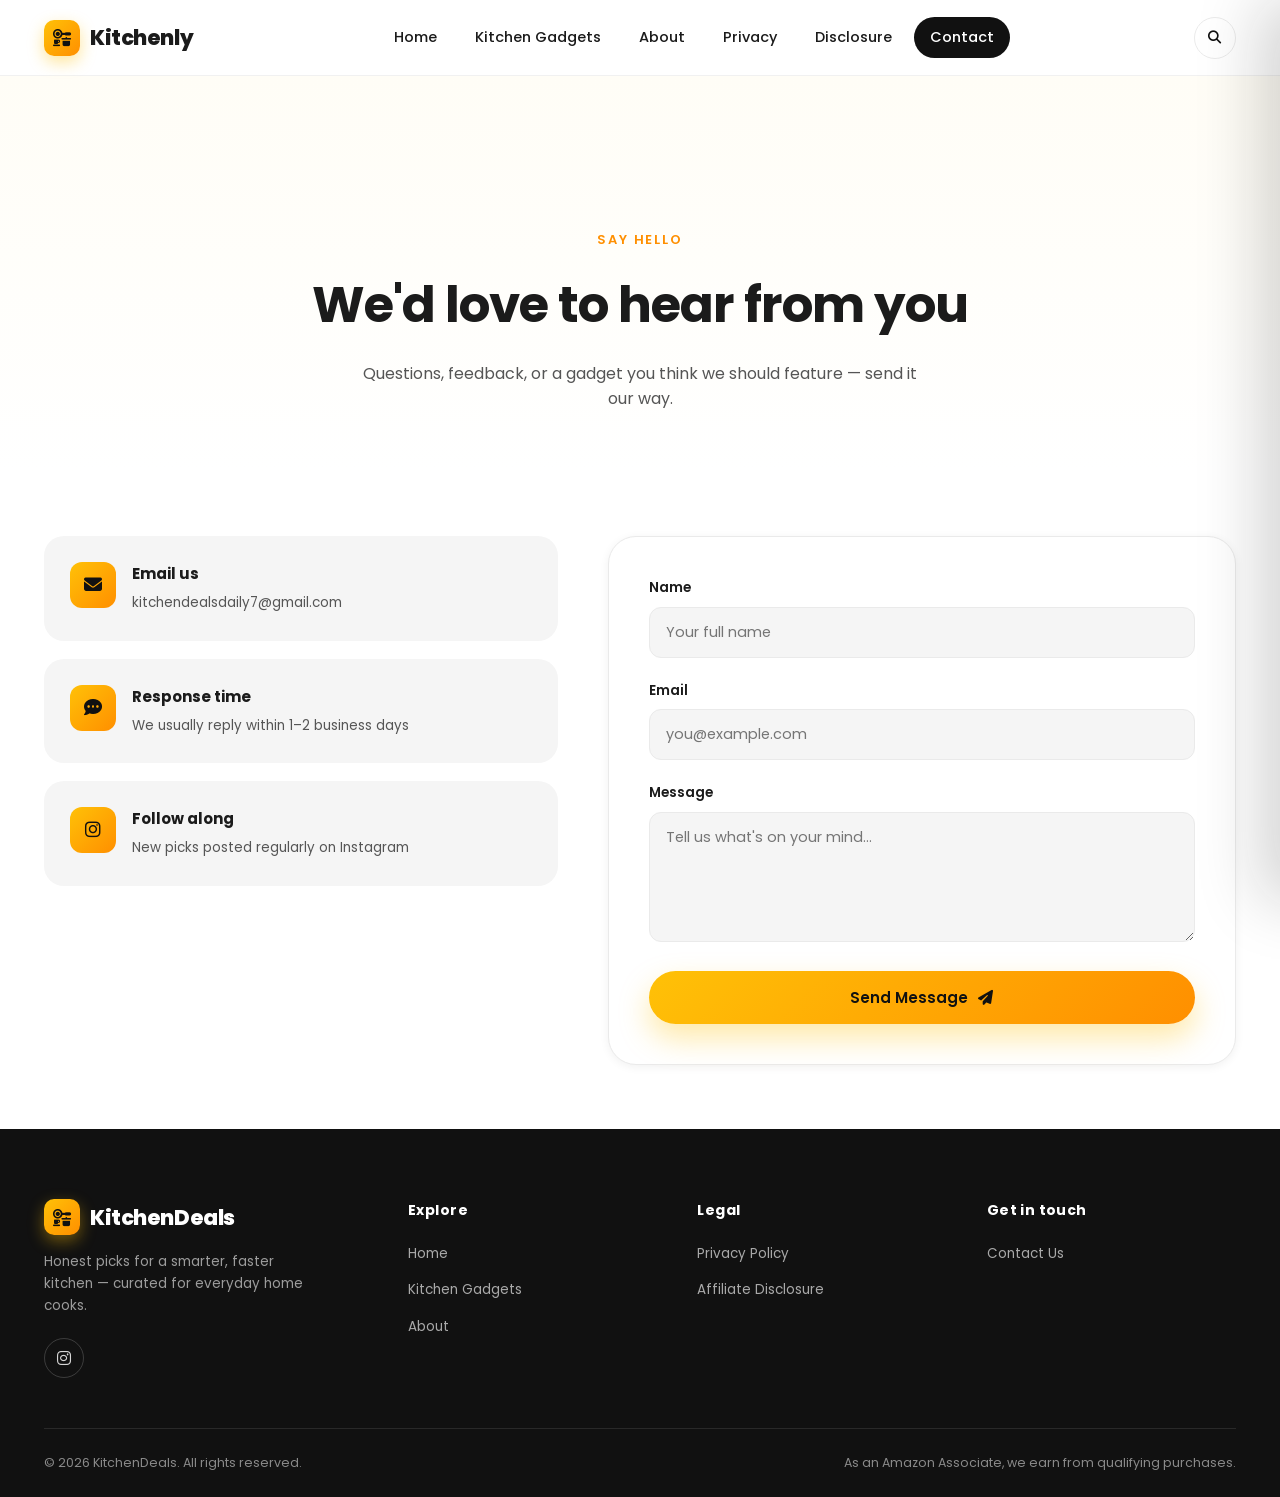
<file: contact.html>
<!DOCTYPE html>
<html lang="en">
<head>
<meta charset="UTF-8">
<meta name="viewport" content="width=device-width, initial-scale=1.0">
<title>Contact — Kitchenly</title>
<meta name="description" content="Get in touch with the Kitchenly team — questions, feedback, or product suggestions welcome.">
<link rel="icon" href="data:image/svg+xml,<svg xmlns=%22http://www.w3.org/2000/svg%22 viewBox=%220 0 100 100%22><text y=%22.9em%22 font-size=%2290%22>🍳</text></svg>">
<link rel="preconnect" href="https://fonts.googleapis.com">
<link rel="preconnect" href="https://fonts.gstatic.com" crossorigin>
<link href="https://fonts.googleapis.com/css2?family=Poppins:wght@300;400;500;600;700;800&display=swap" rel="stylesheet">
<link rel="stylesheet" href="https://cdnjs.cloudflare.com/ajax/libs/font-awesome/6.5.1/css/all.min.css">
<link rel="stylesheet" href="style.css">
</head>
<body>

<header class="navbar" id="navbar">
  <div class="nav-inner">
    <a href="index.html" class="logo"><span class="logo-mark"><i class="fa-solid fa-kitchen-set"></i></span>Kitchenly</a>
    <nav class="nav-links" aria-label="Primary">
      <a href="index.html">Home</a>
      <a href="kitchen-gadgets.html">Kitchen Gadgets</a>
      <a href="about.html">About</a>
      <a href="privacy.html">Privacy</a>
      <a href="disclosure.html">Disclosure</a>
      <a href="contact.html" class="active">Contact</a>
    </nav>
    <div class="nav-actions">
      <button class="icon-btn search-trigger" aria-label="Search products"><i class="fa-solid fa-magnifying-glass"></i></button>
      <button class="hamburger" aria-label="Open menu" aria-expanded="false"><span></span></button>
    </div>
  </div>
</header>

<div class="menu-overlay"></div>
<div class="mobile-menu">
  <button class="mobile-menu-close" aria-label="Close menu"><i class="fa-solid fa-xmark"></i></button>
  <a href="index.html">Home</a>
  <a href="kitchen-gadgets.html">Kitchen Gadgets</a>
  <a href="about.html">About</a>
  <a href="privacy.html">Privacy</a>
  <a href="disclosure.html">Disclosure</a>
  <a href="contact.html">Contact</a>
</div>

<div class="search-overlay" role="dialog" aria-label="Search">
  <div class="search-overlay-box">
    <input type="text" placeholder="Search for choppers, peelers, presses…" aria-label="Search products">
  </div>
</div>

<main>
  <section class="page-hero">
    <div class="container">
      <span class="eyebrow">Say hello</span>
      <h1>We'd love to hear from you</h1>
      <p>Questions, feedback, or a gadget you think we should feature — send it our way.</p>
    </div>
  </section>

  <section class="section-tight">
    <div class="container contact-grid">
      <div class="contact-info fade-left">
        <div class="contact-info-card">
          <i class="fa-solid fa-envelope"></i>
          <div><strong>Email us</strong><span>kitchendealsdaily7@gmail.com</span></div>
        </div>
        <div class="contact-info-card">
          <i class="fa-solid fa-comment-dots"></i>
          <div><strong>Response time</strong><span>We usually reply within 1–2 business days</span></div>
        </div>
        <div class="contact-info-card">
          <i class="fa-brands fa-instagram"></i>
          <div><strong>Follow along</strong><span>New picks posted regularly on Instagram</span></div>
        </div>
      </div>

   <form class="contact-form fade-right"
      id="contactForm"
      action="send.php"
      method="POST">

    <div class="form-group">
        <label for="name">Name</label>
        <input type="text"
               id="name"
               name="name"
               placeholder="Your full name"
               required>
    </div>

    <div class="form-group">
        <label for="email">Email</label>
        <input type="email"
               id="email"
               name="email"
               placeholder="you@example.com"
               required>
    </div>

    <div class="form-group">
        <label for="message">Message</label>
        <textarea id="message"
                  name="message"
                  placeholder="Tell us what's on your mind…"
                  required></textarea>
    </div>

    <button type="submit" class="btn btn-primary" style="width:100%;">
        Send Message <i class="fa-solid fa-paper-plane"></i>
    </button>

    <div class="form-success" id="formSuccess"></div>

</form>
    </div>
  </section>
</main>

<footer class="site-footer">
  <div class="container">
    <div class="footer-grid">
      <div class="footer-brand">
        <a href="index.html" class="logo"><span class="logo-mark"><i class="fa-solid fa-kitchen-set"></i></span>KitchenDeals</a>
        <p>Honest picks for a smarter, faster kitchen — curated for everyday home cooks.</p>
        <div class="footer-social">
          <a href="https://www.instagram.com/kitchendealsdaily7/" aria-label="Instagram"><i class="fa-brands fa-instagram"></i></a>
        </div>
      </div>
      <div class="footer-col">
        <h4>Explore</h4>
        <ul>
          <li><a href="index.html">Home</a></li>
          <li><a href="kitchen-gadgets.html">Kitchen Gadgets</a></li>
          <li><a href="about.html">About</a></li>
        </ul>
      </div>
      <div class="footer-col">
        <h4>Legal</h4>
        <ul>
          <li><a href="privacy.html">Privacy Policy</a></li>
          <li><a href="disclosure.html">Affiliate Disclosure</a></li>
        </ul>
      </div>
      <div class="footer-col">
        <h4>Get in touch</h4>
        <ul>
          <li><a href="contact.html">Contact Us</a></li>
        </ul>
      </div>
    </div>
    <div class="footer-bottom">
      <span>© 2026 KitchenDeals. All rights reserved.</span>
      <span>As an Amazon Associate, we earn from qualifying purchases.</span>
    </div>
  </div>
</footer>

<button class="back-to-top" aria-label="Back to top"><i class="fa-solid fa-arrow-up"></i></button>

<script src="script.js"></script>
</body>
</html>
</file>
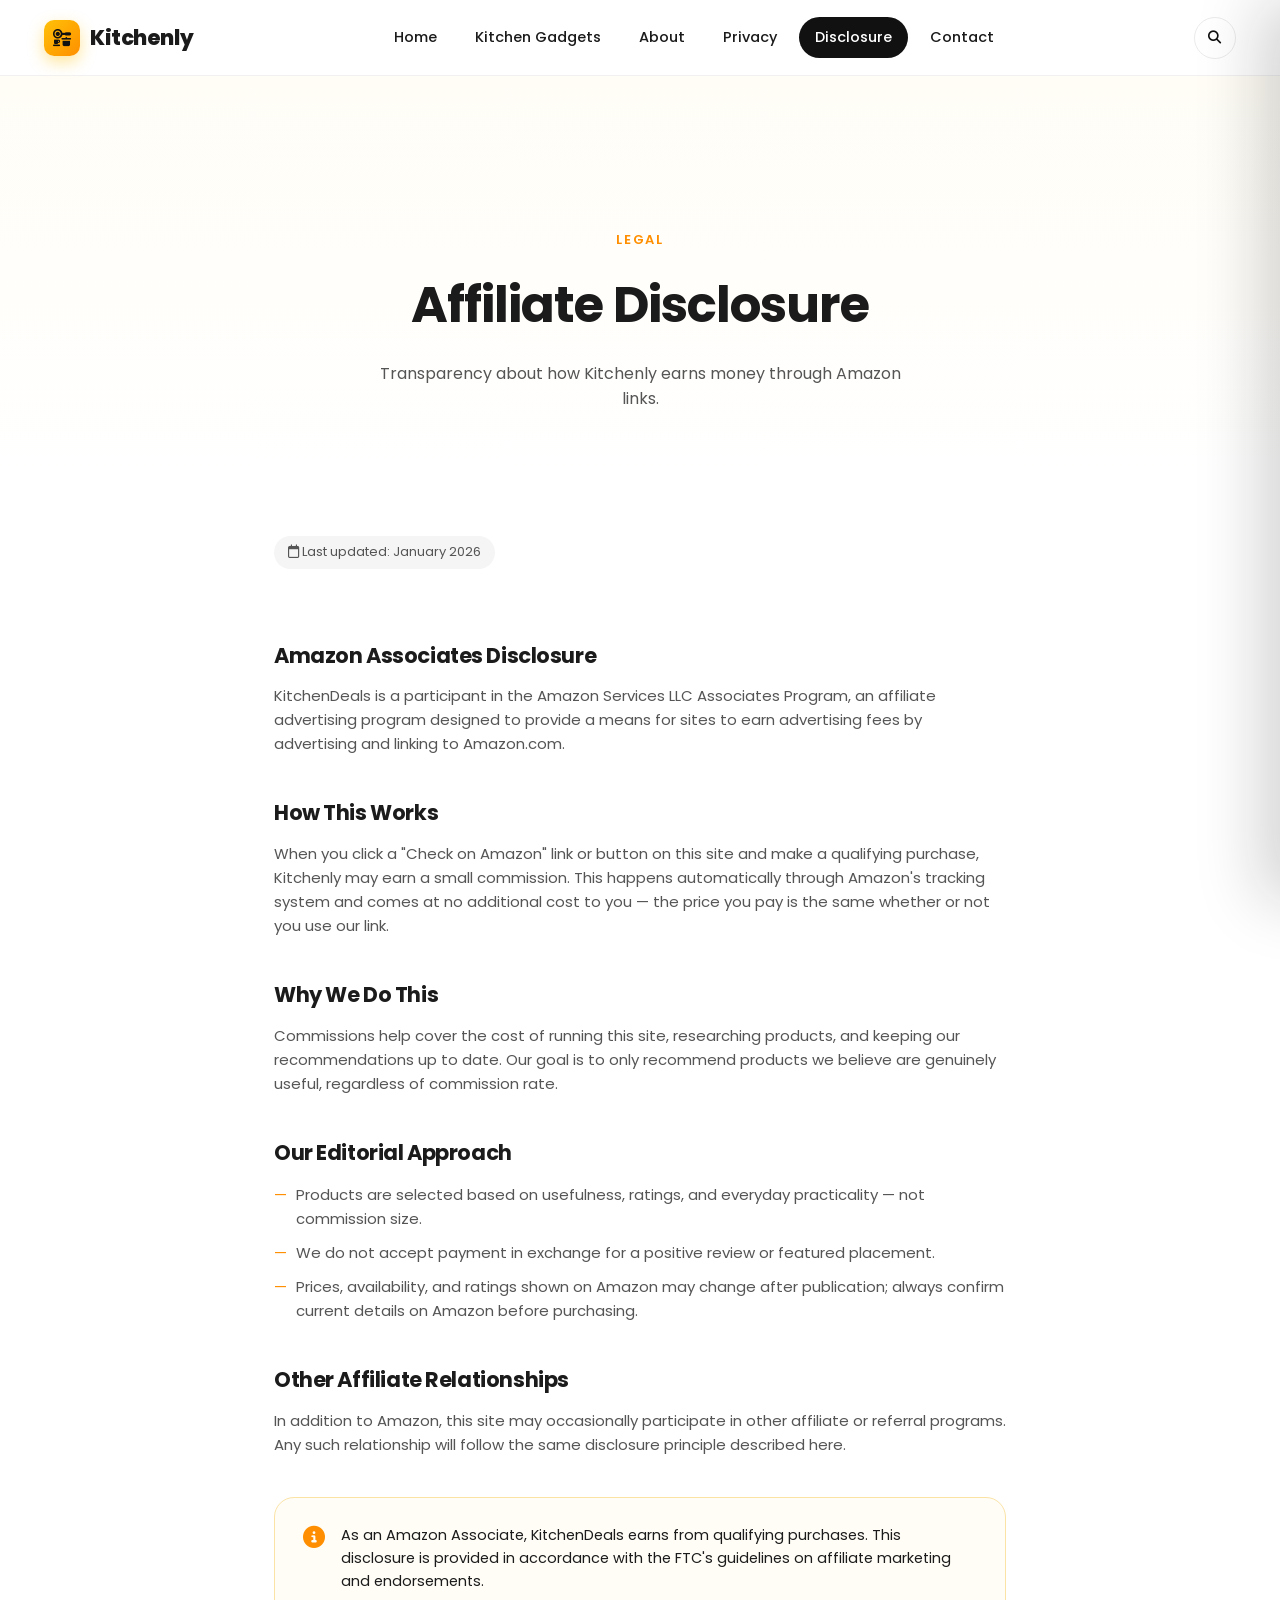
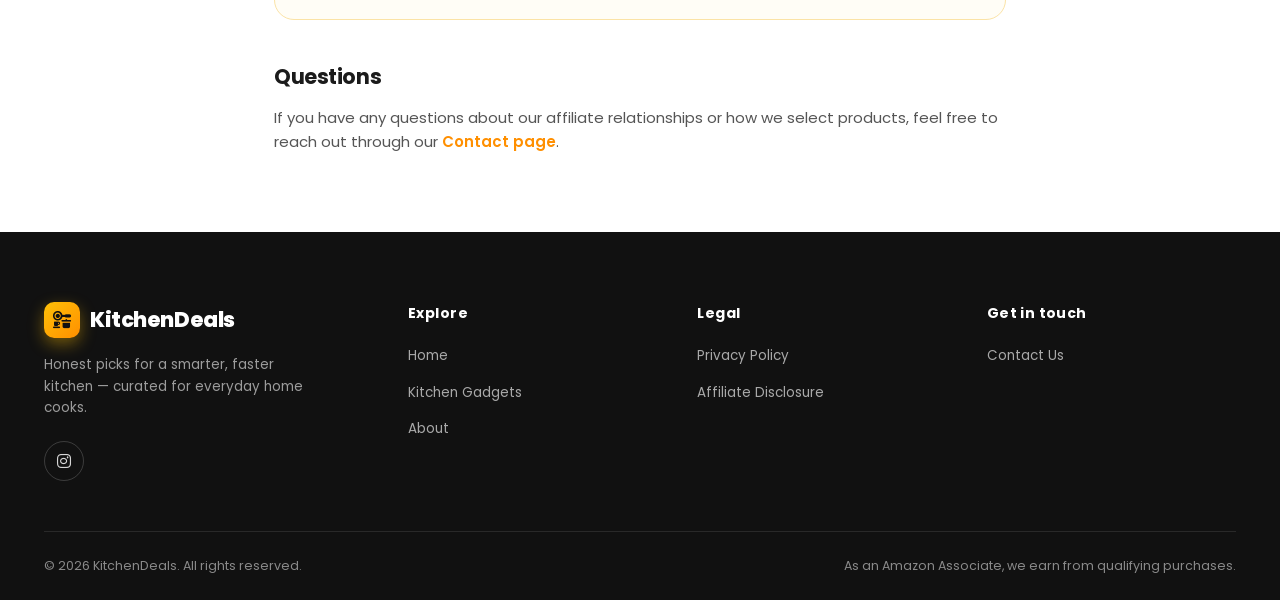
<file: disclosure.html>
<!DOCTYPE html>
<html lang="en">
<head>
<meta charset="UTF-8">
<meta name="viewport" content="width=device-width, initial-scale=1.0">
<title>Affiliate Disclosure — Kitchenly</title>
<meta name="description" content="Kitchenly is a participant in the Amazon Associates Program. Learn how affiliate links work on this site.">
<link rel="icon" href="data:image/svg+xml,<svg xmlns=%22http://www.w3.org/2000/svg%22 viewBox=%220 0 100 100%22><text y=%22.9em%22 font-size=%2290%22>🍳</text></svg>">
<link rel="preconnect" href="https://fonts.googleapis.com">
<link rel="preconnect" href="https://fonts.gstatic.com" crossorigin>
<link href="https://fonts.googleapis.com/css2?family=Poppins:wght@300;400;500;600;700;800&display=swap" rel="stylesheet">
<link rel="stylesheet" href="https://cdnjs.cloudflare.com/ajax/libs/font-awesome/6.5.1/css/all.min.css">
<link rel="stylesheet" href="style.css">
</head>
<body>

<header class="navbar" id="navbar">
  <div class="nav-inner">
    <a href="index.html" class="logo"><span class="logo-mark"><i class="fa-solid fa-kitchen-set"></i></span>Kitchenly</a>
    <nav class="nav-links" aria-label="Primary">
      <a href="index.html">Home</a>
      <a href="kitchen-gadgets.html">Kitchen Gadgets</a>
      <a href="about.html">About</a>
      <a href="privacy.html">Privacy</a>
      <a href="disclosure.html" class="active">Disclosure</a>
      <a href="contact.html">Contact</a>
    </nav>
    <div class="nav-actions">
      <button class="icon-btn search-trigger" aria-label="Search products"><i class="fa-solid fa-magnifying-glass"></i></button>
      <button class="hamburger" aria-label="Open menu" aria-expanded="false"><span></span></button>
    </div>
  </div>
</header>

<div class="menu-overlay"></div>
<div class="mobile-menu">
  <button class="mobile-menu-close" aria-label="Close menu"><i class="fa-solid fa-xmark"></i></button>
  <a href="index.html">Home</a>
  <a href="kitchen-gadgets.html">Kitchen Gadgets</a>
  <a href="about.html">About</a>
  <a href="privacy.html">Privacy</a>
  <a href="disclosure.html">Disclosure</a>
  <a href="contact.html">Contact</a>
</div>

<div class="search-overlay" role="dialog" aria-label="Search">
  <div class="search-overlay-box">
    <input type="text" placeholder="Search for choppers, peelers, presses…" aria-label="Search products">
  </div>
</div>

<main>
  <section class="page-hero">
    <div class="container">
      <span class="eyebrow">Legal</span>
      <h1>Affiliate Disclosure</h1>
      <p>Transparency about how Kitchenly earns money through Amazon links.</p>
    </div>
  </section>

  <section class="section-tight">
    <div class="container legal-content">
      <span class="legal-updated"><i class="fa-regular fa-calendar"></i> Last updated: January 2026</span>

      <h2>Amazon Associates Disclosure</h2>
      <p>KitchenDeals is a participant in the Amazon Services LLC Associates Program, an affiliate advertising program designed to provide a means for sites to earn advertising fees by advertising and linking to Amazon.com.</p>

      <h2>How This Works</h2>
      <p>When you click a "Check on Amazon" link or button on this site and make a qualifying purchase, Kitchenly may earn a small commission. This happens automatically through Amazon's tracking system and comes at no additional cost to you — the price you pay is the same whether or not you use our link.</p>

      <h2>Why We Do This</h2>
      <p>Commissions help cover the cost of running this site, researching products, and keeping our recommendations up to date. Our goal is to only recommend products we believe are genuinely useful, regardless of commission rate.</p>

      <h2>Our Editorial Approach</h2>
      <ul>
        <li>Products are selected based on usefulness, ratings, and everyday practicality — not commission size.</li>
        <li>We do not accept payment in exchange for a positive review or featured placement.</li>
        <li>Prices, availability, and ratings shown on Amazon may change after publication; always confirm current details on Amazon before purchasing.</li>
      </ul>

      <h2>Other Affiliate Relationships</h2>
      <p>In addition to Amazon, this site may occasionally participate in other affiliate or referral programs. Any such relationship will follow the same disclosure principle described here.</p>

      <div class="disclosure-callout">
        <i class="fa-solid fa-circle-info"></i>
        <p>As an Amazon Associate, KitchenDeals earns from qualifying purchases. This disclosure is provided in accordance with the FTC's guidelines on affiliate marketing and endorsements.</p>
      </div>

      <h2>Questions</h2>
      <p>If you have any questions about our affiliate relationships or how we select products, feel free to reach out through our <a href="contact.html" style="color:var(--yellow-deep);font-weight:600;">Contact page</a>.</p>
    </div>
  </section>
</main>

<footer class="site-footer">
  <div class="container">
    <div class="footer-grid">
      <div class="footer-brand">
        <a href="index.html" class="logo"><span class="logo-mark"><i class="fa-solid fa-kitchen-set"></i></span>KitchenDeals</a>
        <p>Honest picks for a smarter, faster kitchen — curated for everyday home cooks.</p>
        <div class="footer-social">
          <a href="https://www.instagram.com/kitchendealsdaily7/" aria-label="Instagram"><i class="fa-brands fa-instagram"></i></a>
        </div>
      </div>
      <div class="footer-col">
        <h4>Explore</h4>
        <ul>
          <li><a href="index.html">Home</a></li>
          <li><a href="kitchen-gadgets.html">Kitchen Gadgets</a></li>
          <li><a href="about.html">About</a></li>
        </ul>
      </div>
      <div class="footer-col">
        <h4>Legal</h4>
        <ul>
          <li><a href="privacy.html">Privacy Policy</a></li>
          <li><a href="disclosure.html">Affiliate Disclosure</a></li>
        </ul>
      </div>
      <div class="footer-col">
        <h4>Get in touch</h4>
        <ul>
          <li><a href="contact.html">Contact Us</a></li>
        </ul>
      </div>
    </div>
    <div class="footer-bottom">
      <span>© 2026 KitchenDeals. All rights reserved.</span>
      <span>As an Amazon Associate, we earn from qualifying purchases.</span>
    </div>
  </div>
</footer>

<button class="back-to-top" aria-label="Back to top"><i class="fa-solid fa-arrow-up"></i></button>

<script src="script.js"></script>
</body>
</html>
</file>
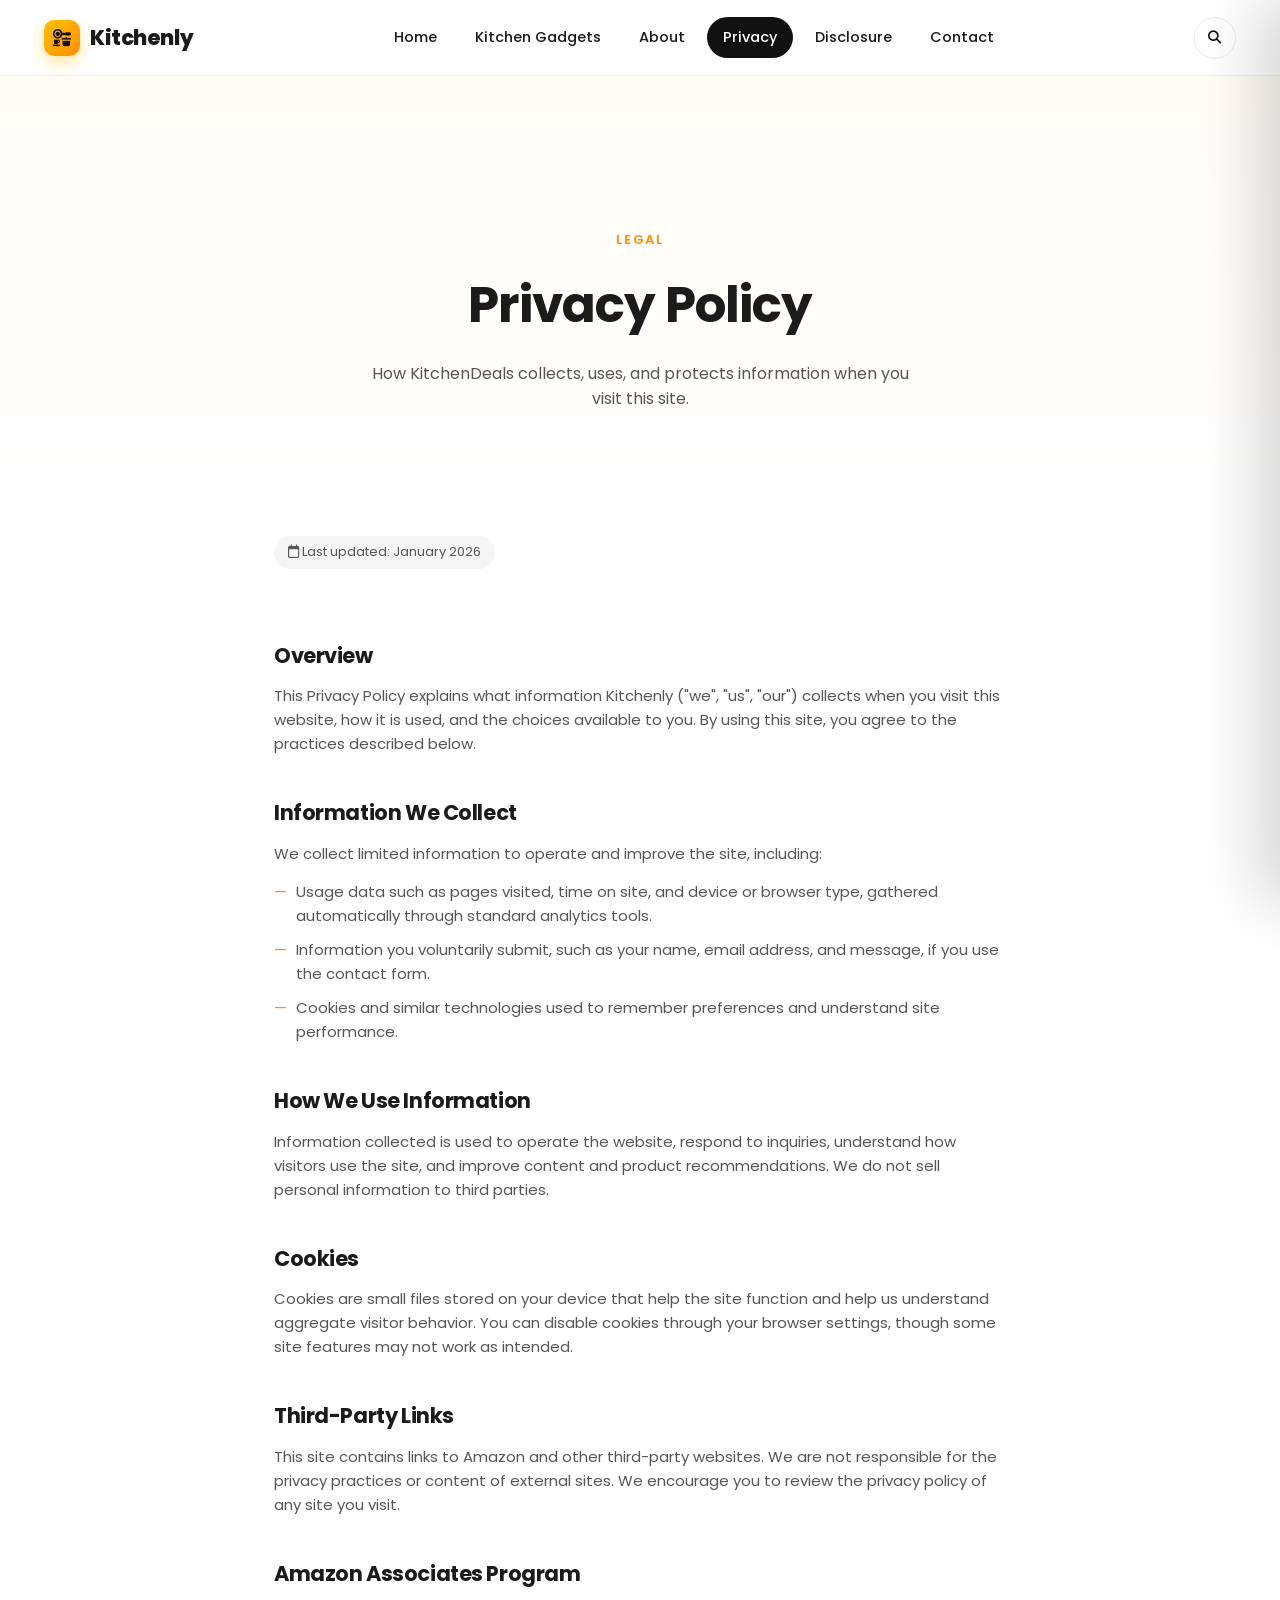
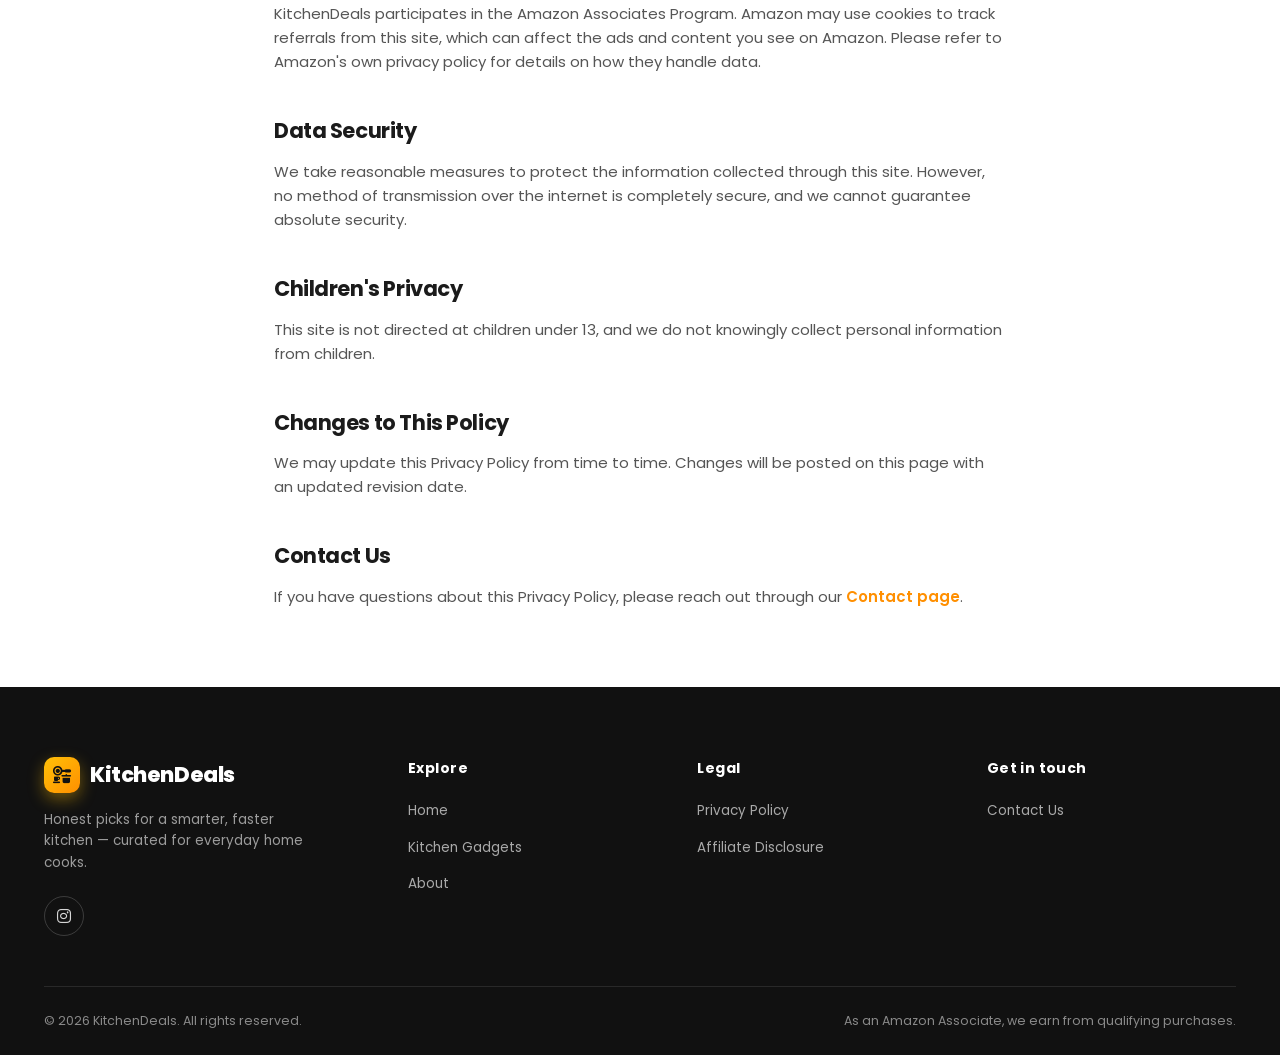
<file: privacy.html>
<!DOCTYPE html>
<html lang="en">
<head>
<meta charset="UTF-8">
<meta name="viewport" content="width=device-width, initial-scale=1.0">
<title>Privacy Policy — Kitchenly</title>
<meta name="description" content="Kitchenly's privacy policy — how we collect, use, and protect your information.">
<link rel="icon" href="data:image/svg+xml,<svg xmlns=%22http://www.w3.org/2000/svg%22 viewBox=%220 0 100 100%22><text y=%22.9em%22 font-size=%2290%22>🍳</text></svg>">
<link rel="preconnect" href="https://fonts.googleapis.com">
<link rel="preconnect" href="https://fonts.gstatic.com" crossorigin>
<link href="https://fonts.googleapis.com/css2?family=Poppins:wght@300;400;500;600;700;800&display=swap" rel="stylesheet">
<link rel="stylesheet" href="https://cdnjs.cloudflare.com/ajax/libs/font-awesome/6.5.1/css/all.min.css">
<link rel="stylesheet" href="style.css">
</head>
<body>

<header class="navbar" id="navbar">
  <div class="nav-inner">
    <a href="index.html" class="logo"><span class="logo-mark"><i class="fa-solid fa-kitchen-set"></i></span>Kitchenly</a>
    <nav class="nav-links" aria-label="Primary">
      <a href="index.html">Home</a>
      <a href="kitchen-gadgets.html">Kitchen Gadgets</a>
      <a href="about.html">About</a>
      <a href="privacy.html" class="active">Privacy</a>
      <a href="disclosure.html">Disclosure</a>
      <a href="contact.html">Contact</a>
    </nav>
    <div class="nav-actions">
      <button class="icon-btn search-trigger" aria-label="Search products"><i class="fa-solid fa-magnifying-glass"></i></button>
      <button class="hamburger" aria-label="Open menu" aria-expanded="false"><span></span></button>
    </div>
  </div>
</header>

<div class="menu-overlay"></div>
<div class="mobile-menu">
  <button class="mobile-menu-close" aria-label="Close menu"><i class="fa-solid fa-xmark"></i></button>
  <a href="index.html">Home</a>
  <a href="kitchen-gadgets.html">Kitchen Gadgets</a>
  <a href="about.html">About</a>
  <a href="privacy.html">Privacy</a>
  <a href="disclosure.html">Disclosure</a>
  <a href="contact.html">Contact</a>
</div>

<div class="search-overlay" role="dialog" aria-label="Search">
  <div class="search-overlay-box">
    <input type="text" placeholder="Search for choppers, peelers, presses…" aria-label="Search products">
  </div>
</div>

<main>
  <section class="page-hero">
    <div class="container">
      <span class="eyebrow">Legal</span>
      <h1>Privacy Policy</h1>
      <p>How KitchenDeals collects, uses, and protects information when you visit this site.</p>
    </div>
  </section>

  <section class="section-tight">
    <div class="container legal-content">
      <span class="legal-updated"><i class="fa-regular fa-calendar"></i> Last updated: January 2026</span>

      <h2>Overview</h2>
      <p>This Privacy Policy explains what information Kitchenly ("we", "us", "our") collects when you visit this website, how it is used, and the choices available to you. By using this site, you agree to the practices described below.</p>

      <h2>Information We Collect</h2>
      <p>We collect limited information to operate and improve the site, including:</p>
      <ul>
        <li>Usage data such as pages visited, time on site, and device or browser type, gathered automatically through standard analytics tools.</li>
        <li>Information you voluntarily submit, such as your name, email address, and message, if you use the contact form.</li>
        <li>Cookies and similar technologies used to remember preferences and understand site performance.</li>
      </ul>

      <h2>How We Use Information</h2>
      <p>Information collected is used to operate the website, respond to inquiries, understand how visitors use the site, and improve content and product recommendations. We do not sell personal information to third parties.</p>

      <h2>Cookies</h2>
      <p>Cookies are small files stored on your device that help the site function and help us understand aggregate visitor behavior. You can disable cookies through your browser settings, though some site features may not work as intended.</p>

      <h2>Third-Party Links</h2>
      <p>This site contains links to Amazon and other third-party websites. We are not responsible for the privacy practices or content of external sites. We encourage you to review the privacy policy of any site you visit.</p>

      <h2>Amazon Associates Program</h2>
      <p>KitchenDeals participates in the Amazon Associates Program. Amazon may use cookies to track referrals from this site, which can affect the ads and content you see on Amazon. Please refer to Amazon's own privacy policy for details on how they handle data.</p>

      <h2>Data Security</h2>
      <p>We take reasonable measures to protect the information collected through this site. However, no method of transmission over the internet is completely secure, and we cannot guarantee absolute security.</p>

      <h2>Children's Privacy</h2>
      <p>This site is not directed at children under 13, and we do not knowingly collect personal information from children.</p>

      <h2>Changes to This Policy</h2>
      <p>We may update this Privacy Policy from time to time. Changes will be posted on this page with an updated revision date.</p>

      <h2>Contact Us</h2>
      <p>If you have questions about this Privacy Policy, please reach out through our <a href="contact.html" style="color:var(--yellow-deep);font-weight:600;">Contact page</a>.</p>
    </div>
  </section>
</main>

<footer class="site-footer">
  <div class="container">
    <div class="footer-grid">
      <div class="footer-brand">
        <a href="index.html" class="logo"><span class="logo-mark"><i class="fa-solid fa-kitchen-set"></i></span>KitchenDeals</a>
        <p>Honest picks for a smarter, faster kitchen — curated for everyday home cooks.</p>
        <div class="footer-social">
          <a href="https://www.instagram.com/kitchendealsdaily7/" aria-label="Instagram"><i class="fa-brands fa-instagram"></i></a>
        </div>
      </div>
      <div class="footer-col">
        <h4>Explore</h4>
        <ul>
          <li><a href="index.html">Home</a></li>
          <li><a href="kitchen-gadgets.html">Kitchen Gadgets</a></li>
          <li><a href="about.html">About</a></li>
        </ul>
      </div>
      <div class="footer-col">
        <h4>Legal</h4>
        <ul>
          <li><a href="privacy.html">Privacy Policy</a></li>
          <li><a href="disclosure.html">Affiliate Disclosure</a></li>
        </ul>
      </div>
      <div class="footer-col">
        <h4>Get in touch</h4>
        <ul>
          <li><a href="contact.html">Contact Us</a></li>
        </ul>
      </div>
    </div>
    <div class="footer-bottom">
      <span>© 2026 KitchenDeals. All rights reserved.</span>
      <span>As an Amazon Associate, we earn from qualifying purchases.</span>
    </div>
  </div>
</footer>

<button class="back-to-top" aria-label="Back to top"><i class="fa-solid fa-arrow-up"></i></button>

<script src="script.js"></script>
</body>
</html>
</file>
<file: style.css>
/* ============================================================
   KITCHENLY — Amazon Affiliate Kitchen Gadgets
   Design tokens
   ============================================================ */
   .product-thumb img {
    width: 100%;
    height: 220px;
    object-fit: contain;
    border-radius: 15px;
}
:root {
  /* Palette (brief-specified) */
  --yellow: #FFC107;
  --yellow-deep: #FF8F00;
  --black: #111111;
  --white: #FFFFFF;
  --gray-light: #F5F5F5;
  --gray-dark: #555555;

  /* Derived */
  --cream: #FFFDF6;
  --ink: #1B1B1B;
  --line: #EAEAEA;
  --shadow-sm: 0 2px 10px rgba(17, 17, 17, 0.06);
  --shadow-md: 0 12px 30px rgba(17, 17, 17, 0.08);
  --shadow-lg: 0 24px 60px rgba(17, 17, 17, 0.14);
  --shadow-yellow: 0 14px 30px rgba(255, 193, 7, 0.35);

  --radius-sm: 12px;
  --radius-md: 20px;
  --radius-lg: 28px;
  --radius-pill: 999px;

  --font: 'Poppins', -apple-system, BlinkMacSystemFont, sans-serif;

  --nav-h: 76px;
  --ease: cubic-bezier(0.22, 1, 0.36, 1);
}

/* ============================================================
   RESET & BASE
   ============================================================ */
*, *::before, *::after { box-sizing: border-box; }
html { scroll-behavior: smooth; }

@media (prefers-reduced-motion: reduce) {
  html { scroll-behavior: auto; }
  *, *::before, *::after {
    animation-duration: 0.01ms !important;
    animation-iteration-count: 1 !important;
    transition-duration: 0.01ms !important;
    scroll-behavior: auto !important;
  }
}

body {
  margin: 0;
  font-family: var(--font);
  color: var(--ink);
  background: var(--white);
  -webkit-font-smoothing: antialiased;
  line-height: 1.6;
  overflow-x: hidden;
}

img { max-width: 100%; display: block; }
a { color: inherit; text-decoration: none; }
ul { list-style: none; margin: 0; padding: 0; }
h1, h2, h3, h4 { margin: 0; font-weight: 700; letter-spacing: -0.02em; }
p { margin: 0; }
button { font-family: inherit; cursor: pointer; }
input, textarea { font-family: inherit; }

:focus-visible {
  outline: 2px solid var(--yellow-deep);
  outline-offset: 3px;
  border-radius: 4px;
}

.container {
  width: 100%;
  max-width: 1240px;
  margin-inline: auto;
  padding-inline: 24px;
}

section { padding: 96px 0; }
.section-tight { padding: 64px 0; }

.eyebrow {
  display: inline-flex;
  align-items: center;
  gap: 8px;
  font-size: 13px;
  font-weight: 600;
  letter-spacing: 0.14em;
  text-transform: uppercase;
  color: var(--yellow-deep);
  margin-bottom: 14px;
}
.eyebrow::before {
  content: "";
  width: 22px;
  height: 2px;
  background: var(--yellow-deep);
  border-radius: 2px;
}

.section-head {
  max-width: 620px;
  margin-bottom: 48px;
}
.section-head.center { margin-inline: auto; text-align: center; }
.section-head h2 { font-size: clamp(28px, 3.6vw, 42px); line-height: 1.15; }
.section-head p { margin-top: 14px; color: var(--gray-dark); font-size: 16px; }

.btn {
  display: inline-flex;
  align-items: center;
  justify-content: center;
  gap: 10px;
  padding: 15px 30px;
  border-radius: var(--radius-pill);
  font-weight: 600;
  font-size: 15px;
  border: none;
  cursor: pointer;
  position: relative;
  overflow: hidden;
  transition: transform 0.35s var(--ease), box-shadow 0.35s var(--ease);
  white-space: nowrap;
}
.btn:active { transform: scale(0.97); }

.btn-primary {
  background: linear-gradient(135deg, var(--yellow) 0%, var(--yellow-deep) 100%);
  color: var(--black);
  box-shadow: var(--shadow-yellow);
}
.btn-primary:hover { transform: translateY(-3px); box-shadow: 0 20px 40px rgba(255, 193, 7, 0.45); }

.btn-dark {
  background: var(--black);
  color: var(--white);
}
.btn-dark:hover { transform: translateY(-3px); box-shadow: var(--shadow-lg); }

.btn-ghost {
  background: transparent;
  color: var(--black);
  border: 1.5px solid var(--line);
}
.btn-ghost:hover { border-color: var(--black); transform: translateY(-2px); }

/* Button ripple */
.ripple { position: absolute; border-radius: 50%; transform: scale(0); animation: rippleAnim 0.6s var(--ease); background: rgba(255,255,255,0.55); pointer-events: none; }
@keyframes rippleAnim { to { transform: scale(3.2); opacity: 0; } }

/* Fade animations (triggered via .in-view class from IntersectionObserver) */
.fade-up { opacity: 0; transform: translateY(34px); transition: opacity 0.8s var(--ease), transform 0.8s var(--ease); }
.fade-left { opacity: 0; transform: translateX(-40px); transition: opacity 0.8s var(--ease), transform 0.8s var(--ease); }
.fade-right { opacity: 0; transform: translateX(40px); transition: opacity 0.8s var(--ease), transform 0.8s var(--ease); }
.fade-up.in-view, .fade-left.in-view, .fade-right.in-view { opacity: 1; transform: none; }

/* stagger helper */
.stagger > * { transition-delay: calc(var(--i, 0) * 90ms); }

/* ============================================================
   NAVBAR — sticky glassmorphism
   ============================================================ */
.navbar {
  position: sticky;
  top: 0;
  z-index: 1000;
  height: var(--nav-h);
  display: flex;
  align-items: center;
  background: rgba(255, 255, 255, 0.66);
  backdrop-filter: blur(16px) saturate(160%);
  -webkit-backdrop-filter: blur(16px) saturate(160%);
  border-bottom: 1px solid rgba(17, 17, 17, 0.06);
  transition: box-shadow 0.3s var(--ease), background 0.3s var(--ease);
}
.navbar.scrolled { box-shadow: 0 6px 24px rgba(17,17,17,0.08); background: rgba(255,255,255,0.86); }

.nav-inner {
  width: 100%;
  max-width: 1240px;
  margin-inline: auto;
  padding-inline: 24px;
  display: flex;
  align-items: center;
  justify-content: space-between;
  gap: 24px;
}

.logo {
  display: flex;
  align-items: center;
  gap: 10px;
  font-weight: 800;
  font-size: 21px;
  letter-spacing: -0.02em;
  flex-shrink: 0;
}
.logo .logo-mark {
  width: 36px; height: 36px;
  border-radius: 10px;
  background: linear-gradient(135deg, var(--yellow), var(--yellow-deep));
  display: flex; align-items: center; justify-content: center;
  color: var(--black);
  font-size: 17px;
  box-shadow: 0 6px 16px rgba(255,193,7,0.4);
}

.nav-links {
  display: flex;
  align-items: center;
  gap: 6px;
}
.nav-links a {
  padding: 9px 16px;
  border-radius: var(--radius-pill);
  font-size: 14.5px;
  font-weight: 500;
  color: var(--ink);
  position: relative;
  transition: background 0.25s var(--ease), color 0.25s var(--ease);
}
.nav-links a:hover { background: rgba(17,17,17,0.05); }
.nav-links a.active { background: var(--black); color: var(--white); }

.nav-actions { display: flex; align-items: center; gap: 14px; flex-shrink: 0; }

.icon-btn {
  width: 42px; height: 42px;
  border-radius: 50%;
  display: flex; align-items: center; justify-content: center;
  background: transparent;
  border: 1.5px solid var(--line);
  color: var(--black);
  transition: all 0.25s var(--ease);
}
.icon-btn:hover { background: var(--black); color: var(--white); border-color: var(--black); }

.hamburger {
  display: none;
  width: 42px; height: 42px;
  border-radius: 50%;
  border: 1.5px solid var(--line);
  background: transparent;
  align-items: center;
  justify-content: center;
  position: relative;
}
.hamburger span, .hamburger span::before, .hamburger span::after {
  content: "";
  display: block;
  width: 18px; height: 2px;
  background: var(--black);
  border-radius: 2px;
  transition: transform 0.3s var(--ease), opacity 0.3s var(--ease);
  position: relative;
}
.hamburger span::before { position: absolute; top: -6px; }
.hamburger span::after { position: absolute; top: 6px; }
.hamburger.open span { background: transparent; }
.hamburger.open span::before { transform: rotate(45deg); top: 0; }
.hamburger.open span::after { transform: rotate(-45deg); top: 0; }

/* Mobile slide menu */
.mobile-menu {
  position: fixed;
  top: 0; right: 0;
  width: min(320px, 84vw);
  height: 100vh;
  background: var(--white);
  box-shadow: -20px 0 60px rgba(17,17,17,0.18);
  z-index: 1200;
  padding: 100px 30px 40px;
  transform: translateX(100%);
  transition: transform 0.45s var(--ease);
}
.mobile-menu.open { transform: translateX(0); }
.mobile-menu a {
  display: block;
  padding: 14px 0;
  font-size: 18px;
  font-weight: 600;
  border-bottom: 1px solid var(--line);
}
.menu-overlay {
  position: fixed; inset: 0;
  background: rgba(17,17,17,0.4);
  z-index: 1100;
  opacity: 0;
  pointer-events: none;
  transition: opacity 0.4s var(--ease);
}
.menu-overlay.open { opacity: 1; pointer-events: auto; }
.mobile-menu-close {
  position: absolute;
  top: 26px; right: 26px;
  width: 40px; height: 40px;
  border-radius: 50%;
  border: 1.5px solid var(--line);
  background: none;
  font-size: 18px;
}

/* Search overlay */
.search-overlay {
  position: fixed; inset: 0;
  background: rgba(17,17,17,0.55);
  backdrop-filter: blur(6px);
  z-index: 1300;
  display: flex;
  align-items: flex-start;
  justify-content: center;
  padding-top: 14vh;
  opacity: 0;
  pointer-events: none;
  transition: opacity 0.35s var(--ease);
}
.search-overlay.open { opacity: 1; pointer-events: auto; }
.search-overlay-box {
  width: min(640px, 90vw);
  background: var(--white);
  border-radius: var(--radius-md);
  padding: 10px;
  box-shadow: var(--shadow-lg);
  transform: translateY(-20px);
  transition: transform 0.4s var(--ease);
}
.search-overlay.open .search-overlay-box { transform: translateY(0); }
.search-overlay-box input {
  width: 100%;
  border: none;
  outline: none;
  padding: 16px 18px;
  font-size: 17px;
  border-radius: var(--radius-sm);
  background: var(--gray-light);
}

/* ============================================================
   HERO
   ============================================================ */
.hero {
  position: relative;
  padding-top: 120px;
  padding-bottom: 90px;
  overflow: hidden;
  background: linear-gradient(180deg, var(--cream) 0%, var(--white) 100%);
}
.hero-grid {
  display: grid;
  grid-template-columns: 1.05fr 0.95fr;
  gap: 40px;
  align-items: center;
}
.hero-copy h1 {
  font-size: clamp(36px, 5vw, 60px);
  line-height: 1.08;
  color: var(--black);
}
.hero-copy h1 .hl {
  background: linear-gradient(100deg, var(--yellow-deep), var(--yellow));
  -webkit-background-clip: text;
  background-clip: text;
  color: transparent;
}
.hero-copy p {
  margin-top: 22px;
  font-size: 18px;
  color: var(--gray-dark);
  max-width: 480px;
}
.hero-actions { margin-top: 34px; display: flex; gap: 16px; flex-wrap: wrap; }
.hero-stats { display: flex; gap: 34px; margin-top: 46px; }
.hero-stats div strong { display: block; font-size: 26px; font-weight: 800; }
.hero-stats div span { font-size: 13px; color: var(--gray-dark); }

/* Signature visual: warm glow + drifting steam + floating gadget medallions */
.hero-visual {
  position: relative;
  height: 460px;
  display: flex;
  align-items: center;
  justify-content: center;
}
.hero-glow {
  position: absolute;
  width: 380px; height: 380px;
  border-radius: 50%;
  background: radial-gradient(circle, rgba(255,193,7,0.55), rgba(255,193,7,0) 70%);
  filter: blur(6px);
  animation: pulseGlow 6s ease-in-out infinite;
}
@keyframes pulseGlow { 0%,100% { transform: scale(1); opacity: 0.9; } 50% { transform: scale(1.08); opacity: 1; } }

.hero-plate {
  position: relative;
  width: 300px; height: 300px;
  border-radius: 50%;
  background: linear-gradient(145deg, #ffffff, var(--gray-light));
  box-shadow: var(--shadow-lg), inset 0 2px 6px rgba(255,255,255,0.8);
  display: flex;
  align-items: center;
  justify-content: center;
  z-index: 2;
}
.hero-plate i { font-size: 92px; background: linear-gradient(135deg, var(--yellow-deep), var(--yellow)); -webkit-background-clip: text; background-clip: text; color: transparent; }

.steam { position: absolute; bottom: 55%; opacity: 0.55; }
.steam path { stroke: var(--gray-dark); stroke-width: 3; fill: none; stroke-linecap: round; }
.steam.s1 { left: 42%; animation: drift 5s ease-in-out infinite; }
.steam.s2 { left: 52%; animation: drift 6.5s ease-in-out infinite 0.8s; }
.steam.s3 { left: 47%; animation: drift 5.8s ease-in-out infinite 1.6s; }
@keyframes drift { 0% { transform: translateY(0) scale(1); opacity: 0; } 20% { opacity: 0.55; } 100% { transform: translateY(-70px) scale(1.15); opacity: 0; } }

.orbit-icon {
  position: absolute;
  width: 64px; height: 64px;
  border-radius: 18px;
  background: var(--white);
  box-shadow: var(--shadow-md);
  display: flex; align-items: center; justify-content: center;
  font-size: 24px;
  color: var(--yellow-deep);
  animation: floatY 4.5s ease-in-out infinite;
  z-index: 3;
}
.orbit-icon.o1 { top: 6%; left: 2%; animation-delay: 0s; }
.orbit-icon.o2 { bottom: 10%; left: -2%; animation-delay: 1.1s; }
.orbit-icon.o3 { top: 12%; right: 0%; animation-delay: 0.5s; }
.orbit-icon.o4 { bottom: 4%; right: 6%; animation-delay: 1.7s; }
@keyframes floatY { 0%,100% { transform: translateY(0); } 50% { transform: translateY(-14px); } }

/* ============================================================
   SEARCH BAR (in-page, on Kitchen Gadgets page)
   ============================================================ */
.search-block {
  background: var(--gray-light);
  border-radius: var(--radius-lg);
  padding: 40px;
}
.search-bar {
  display: flex;
  align-items: center;
  gap: 12px;
  background: var(--white);
  border-radius: var(--radius-pill);
  padding: 8px 8px 8px 24px;
  box-shadow: var(--shadow-sm);
  border: 1.5px solid transparent;
  transition: border-color 0.3s var(--ease), box-shadow 0.3s var(--ease);
}
.search-bar:focus-within { border-color: var(--yellow); box-shadow: var(--shadow-yellow); }
.search-bar i { color: var(--gray-dark); font-size: 18px; }
.search-bar input {
  flex: 1;
  border: none;
  outline: none;
  font-size: 16px;
  padding: 14px 0;
  background: transparent;
}
.search-bar button {
  background: linear-gradient(135deg, var(--yellow), var(--yellow-deep));
  border: none;
  border-radius: var(--radius-pill);
  padding: 13px 26px;
  font-weight: 600;
  font-size: 14.5px;
}

.filter-chips {
  display: flex;
  flex-wrap: wrap;
  gap: 10px;
  margin-top: 24px;
}
.chip {
  padding: 9px 18px;
  border-radius: var(--radius-pill);
  background: var(--white);
  border: 1.5px solid var(--line);
  font-size: 13.5px;
  font-weight: 500;
  transition: all 0.25s var(--ease);
}
.chip:hover { border-color: var(--black); }
.chip.active { background: var(--black); color: var(--white); border-color: var(--black); }

.results-meta { margin-top: 18px; font-size: 14px; color: var(--gray-dark); }
.no-results { text-align: center; padding: 60px 20px; color: var(--gray-dark); display: none; }
.no-results.show { display: block; }

/* ============================================================
   CATEGORY CARDS
   ============================================================ */
.category-grid {
  display: grid;
  grid-template-columns: repeat(4, 1fr);
  gap: 22px;
}
.category-card {
  background: var(--white);
  border: 1.5px solid var(--line);
  border-radius: var(--radius-lg);
  padding: 30px 22px;
  text-align: center;
  transition: transform 0.4s var(--ease), box-shadow 0.4s var(--ease), border-color 0.4s var(--ease);
  cursor: pointer;
}
.category-card:hover {
  transform: translateY(-8px);
  box-shadow: var(--shadow-md);
  border-color: transparent;
}
.category-icon {
  width: 62px; height: 62px;
  margin: 0 auto 18px;
  border-radius: 18px;
  background: linear-gradient(150deg, var(--gray-light), var(--white));
  display: flex; align-items: center; justify-content: center;
  font-size: 24px;
  color: var(--yellow-deep);
  transition: transform 0.4s var(--ease), background 0.4s var(--ease), color 0.4s var(--ease);
}
.category-card:hover .category-icon {
  background: linear-gradient(135deg, var(--yellow), var(--yellow-deep));
  color: var(--black);
  transform: scale(1.1) rotate(-6deg);
}
.category-card h3 { font-size: 15.5px; font-weight: 600; }
.category-card span { display: block; margin-top: 6px; font-size: 12.5px; color: var(--gray-dark); }

/* ============================================================
   PRODUCT GRID
   ============================================================ */
.product-grid {
  display: grid;
  grid-template-columns: repeat(4, 1fr);
  gap: 26px;
}
.product-card {
  background: var(--white);
  border: 1.5px solid var(--line);
  border-radius: var(--radius-lg);
  overflow: hidden;
  transition: transform 0.4s var(--ease), box-shadow 0.4s var(--ease), border-color 0.4s var(--ease);
  display: flex;
  flex-direction: column;
}
.product-card:hover { transform: translateY(-8px); box-shadow: var(--shadow-md); border-color: transparent; }

.product-thumb {
  height: 190px;
  display: flex;
  align-items: center;
  justify-content: center;
  position: relative;
  background: linear-gradient(150deg, var(--gray-light) 0%, #ffffff 100%);
}
.product-thumb i { font-size: 58px; transition: transform 0.4s var(--ease); }
.product-card:hover .product-thumb i { transform: scale(1.12) rotate(-4deg); }
.product-badge {
  position: absolute; top: 14px; left: 14px;
  background: var(--black); color: var(--white);
  font-size: 11px; font-weight: 600;
  padding: 5px 12px; border-radius: var(--radius-pill);
  letter-spacing: 0.03em;
}

.product-body { padding: 20px 20px 22px; display: flex; flex-direction: column; gap: 10px; flex: 1; }
.product-cat { font-size: 11.5px; font-weight: 600; text-transform: uppercase; letter-spacing: 0.08em; color: var(--yellow-deep); }
.product-body h3 { font-size: 16.5px; line-height: 1.3; }
.stars { color: var(--yellow-deep); font-size: 13px; letter-spacing: 2px; }
.stars span { color: var(--gray-dark); font-size: 12px; letter-spacing: normal; margin-left: 4px; }
.product-desc { font-size: 13.5px; color: var(--gray-dark); flex: 1; }

.amazon-btn {
  margin-top: 6px;
  display: flex;
  align-items: center;
  justify-content: center;
  gap: 8px;
  width: 100%;
  padding: 13px;
  border: none;
  border-radius: var(--radius-pill);
  background: linear-gradient(135deg, var(--yellow) 0%, var(--yellow-deep) 100%);
  color: var(--black);
  font-weight: 600;
  font-size: 14px;
  position: relative;
  overflow: hidden;
  transition: transform 0.35s var(--ease), box-shadow 0.35s var(--ease);
}
.amazon-btn:hover { transform: translateY(-2px); box-shadow: var(--shadow-yellow); }

.grid-footer { display: flex; justify-content: center; margin-top: 48px; }

/* ============================================================
   WHY CHOOSE US
   ============================================================ */
.feature-grid {
  display: grid;
  grid-template-columns: repeat(4, 1fr);
  gap: 22px;
}
.feature-card {
  padding: 34px 26px;
  border-radius: var(--radius-lg);
  background: var(--black);
  color: var(--white);
  transition: transform 0.4s var(--ease);
}
.feature-card:nth-child(2n) { background: var(--ink); }
.feature-card:hover { transform: translateY(-6px); }
.feature-icon {
  width: 52px; height: 52px;
  border-radius: 14px;
  background: linear-gradient(135deg, var(--yellow), var(--yellow-deep));
  display: flex; align-items: center; justify-content: center;
  font-size: 21px; color: var(--black);
  margin-bottom: 20px;
}
.feature-card h3 { font-size: 17px; margin-bottom: 8px; }
.feature-card p { font-size: 13.5px; color: #C9C9C9; }

/* ============================================================
   PAGE HERO (inner pages)
   ============================================================ */
.page-hero {
  padding: 150px 0 60px;
  background: linear-gradient(180deg, var(--cream), var(--white));
  text-align: center;
}
.page-hero .eyebrow { justify-content: center; }
.page-hero .eyebrow::before { display: none; }
.page-hero h1 { font-size: clamp(32px, 4.4vw, 50px); }
.page-hero p { max-width: 560px; margin: 16px auto 0; color: var(--gray-dark); font-size: 16px; }

/* ============================================================
   ABOUT PAGE
   ============================================================ */
.about-grid {
  display: grid;
  grid-template-columns: 1fr 1fr;
  gap: 60px;
  align-items: center;
}
.about-visual {
  height: 380px;
  border-radius: var(--radius-lg);
  background: linear-gradient(150deg, var(--gray-light), var(--cream));
  display: flex;
  align-items: center;
  justify-content: center;
  position: relative;
  overflow: hidden;
}
.about-visual i { font-size: 130px; color: var(--yellow); opacity: 0.85; }
.about-copy p { color: var(--gray-dark); margin-bottom: 16px; font-size: 15.5px; }
.value-list { margin-top: 26px; display: grid; gap: 14px; }
.value-item { display: flex; gap: 14px; align-items: flex-start; }
.value-item i { color: var(--yellow-deep); font-size: 18px; margin-top: 3px; }
.value-item strong { display: block; font-size: 15px; }
.value-item span { font-size: 13.5px; color: var(--gray-dark); }

/* ============================================================
   LEGAL PAGES (Privacy / Disclosure)
   ============================================================ */
.legal-content {
  max-width: 780px;
  margin: 0 auto;
}
.legal-content h2 { font-size: 21px; margin-top: 40px; margin-bottom: 12px; }
.legal-content h2:first-child { margin-top: 0; }
.legal-content p { color: var(--gray-dark); margin-bottom: 14px; font-size: 15px; }
.legal-content ul { margin: 14px 0; display: grid; gap: 10px; }
.legal-content ul li { color: var(--gray-dark); font-size: 15px; padding-left: 22px; position: relative; }
.legal-content ul li::before { content: "—"; position: absolute; left: 0; color: var(--yellow-deep); }
.legal-updated { font-size: 13px; color: var(--gray-dark); margin-bottom: 30px; display: inline-block; padding: 6px 14px; background: var(--gray-light); border-radius: var(--radius-pill); }
.disclosure-callout {
  margin-top: 40px;
  padding: 26px 28px;
  border-radius: var(--radius-md);
  background: var(--cream);
  border: 1.5px solid #FBE3A6;
  display: flex;
  gap: 16px;
  align-items: flex-start;
}
.disclosure-callout i { color: var(--yellow-deep); font-size: 22px; margin-top: 2px; }
.disclosure-callout p { color: var(--ink); font-size: 14.5px; margin: 0; }

/* ============================================================
   CONTACT PAGE
   ============================================================ */
.contact-grid {
  display: grid;
  grid-template-columns: 0.9fr 1.1fr;
  gap: 50px;
}
.contact-info { display: grid; gap: 18px; align-content: start; }
.contact-info-card {
  padding: 26px;
  border-radius: var(--radius-md);
  background: var(--gray-light);
  display: flex;
  gap: 16px;
  align-items: flex-start;
}
.contact-info-card i {
  width: 46px; height: 46px;
  border-radius: 12px;
  background: linear-gradient(135deg, var(--yellow), var(--yellow-deep));
  display: flex; align-items: center; justify-content: center;
  color: var(--black); font-size: 18px; flex-shrink: 0;
}
.contact-info-card strong { display: block; font-size: 15px; margin-bottom: 3px; }
.contact-info-card span { font-size: 13.5px; color: var(--gray-dark); }

.contact-form {
  background: var(--white);
  border: 1.5px solid var(--line);
  border-radius: var(--radius-lg);
  padding: 40px;
  box-shadow: var(--shadow-sm);
}
.form-group { margin-bottom: 22px; position: relative; }
.form-group label {
  display: block;
  font-size: 13.5px;
  font-weight: 600;
  margin-bottom: 8px;
}
.form-group input, .form-group textarea {
  width: 100%;
  padding: 14px 16px;
  border-radius: var(--radius-sm);
  border: 1.5px solid var(--line);
  font-size: 14.5px;
  outline: none;
  transition: border-color 0.25s var(--ease), box-shadow 0.25s var(--ease);
  background: var(--gray-light);
}
.form-group input:focus, .form-group textarea:focus {
  border-color: var(--yellow-deep);
  box-shadow: 0 0 0 4px rgba(255,193,7,0.18);
  background: var(--white);
}
.form-group textarea { resize: vertical; min-height: 130px; }
.form-success {
  display: none;
  margin-top: 18px;
  padding: 14px 18px;
  border-radius: var(--radius-sm);
  background: #F0FBF2;
  border: 1.5px solid #BFE8C6;
  color: #1E7A34;
  font-size: 14px;
  align-items: center;
  gap: 10px;
}
.form-success.show { display: flex; }

/* ============================================================
   FOOTER
   ============================================================ */
.site-footer {
  background: var(--black);
  color: #D6D6D6;
  padding-top: 70px;
}
.footer-grid {
  display: grid;
  grid-template-columns: 1.3fr 1fr 1fr 1fr;
  gap: 40px;
  padding-bottom: 50px;
  border-bottom: 1px solid rgba(255,255,255,0.1);
}
.footer-brand .logo { color: var(--white); }
.footer-brand p { margin-top: 16px; font-size: 13.5px; color: #9C9C9C; max-width: 280px; }
.footer-social { display: flex; gap: 10px; margin-top: 22px; }
.footer-social a {
  width: 40px; height: 40px;
  border-radius: 50%;
  border: 1.5px solid rgba(255,255,255,0.18);
  display: flex; align-items: center; justify-content: center;
  transition: all 0.3s var(--ease);
}
.footer-social a:hover { background: var(--yellow); color: var(--black); border-color: var(--yellow); transform: translateY(-3px); }
.footer-col h4 { color: var(--white); font-size: 14px; margin-bottom: 18px; letter-spacing: 0.03em; }
.footer-col ul { display: grid; gap: 11px; }
.footer-col a { font-size: 13.5px; color: #A9A9A9; transition: color 0.25s var(--ease); }
.footer-col a:hover { color: var(--yellow); }
.footer-bottom {
  display: flex;
  justify-content: space-between;
  align-items: center;
  padding: 24px 0;
  font-size: 12.5px;
  color: #8A8A8A;
  flex-wrap: wrap;
  gap: 12px;
}
.back-to-top {
  width: 44px; height: 44px;
  border-radius: 50%;
  background: linear-gradient(135deg, var(--yellow), var(--yellow-deep));
  color: var(--black);
  display: flex; align-items: center; justify-content: center;
  border: none;
  position: fixed;
  bottom: 28px; right: 28px;
  box-shadow: var(--shadow-yellow);
  opacity: 0;
  visibility: hidden;
  transform: translateY(14px);
  transition: all 0.35s var(--ease);
  z-index: 900;
}
.back-to-top.show { opacity: 1; visibility: visible; transform: translateY(0); }

/* ============================================================
   RESPONSIVE
   ============================================================ */
@media (max-width: 1080px) {
  .product-grid { grid-template-columns: repeat(3, 1fr); }
  .category-grid { grid-template-columns: repeat(4, 1fr); }
}

@media (max-width: 960px) {
  .nav-links { display: none; }
  .hamburger { display: flex; }
  .hero-grid { grid-template-columns: 1fr; text-align: center; }
  .hero-copy p { margin-inline: auto; }
  .hero-actions { justify-content: center; }
  .hero-stats { justify-content: center; }
  .hero-visual { height: 340px; margin-top: 30px; }
  .about-grid { grid-template-columns: 1fr; }
  .about-visual { order: -1; }
  .contact-grid { grid-template-columns: 1fr; }
  .feature-grid { grid-template-columns: repeat(2, 1fr); }
  .category-grid { grid-template-columns: repeat(2, 1fr); }
  .footer-grid { grid-template-columns: 1fr 1fr; }
}

@media (max-width: 640px) {
  section { padding: 64px 0; }
  .product-grid { grid-template-columns: repeat(2, 1fr); gap: 16px; }
  .product-thumb { height: 150px; }
  .product-thumb i { font-size: 42px; }
  .feature-grid { grid-template-columns: 1fr; }
  .footer-grid { grid-template-columns: 1fr; }
  .hero { padding-top: 106px; }
  .hero-plate { width: 220px; height: 220px; }
  .hero-plate i { font-size: 70px; }
  .contact-form { padding: 26px; }
  .search-block { padding: 24px; }
}

@media (max-width: 420px) {
  .product-grid { grid-template-columns: 1fr; }
  .category-grid { grid-template-columns: 1fr 1fr; }
}
</file>
